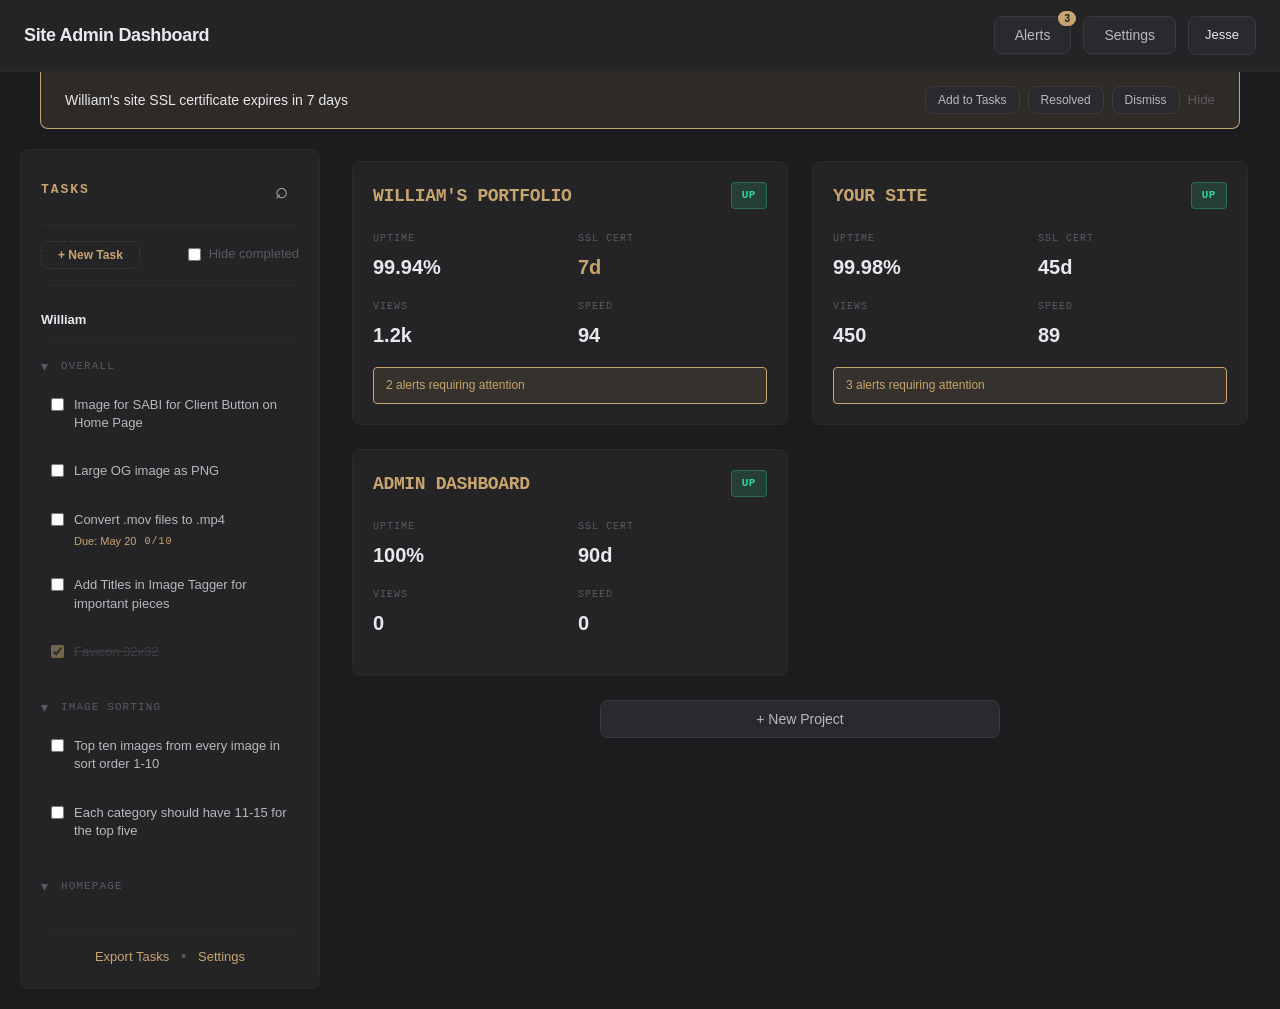
<file: index.html>
<!DOCTYPE html>
<html lang="en">
<head>
  <meta charset="UTF-8">
  <meta name="viewport" content="width=device-width, initial-scale=1.0">
  <title>Site Admin Dashboard</title>
  <link rel="stylesheet" href="style.css">
</head>
<body>
  
  <!-- Header -->
  <header class="dashboard-header">
    <div class="header-left">
      <h1 class="dashboard-title">Site Admin Dashboard</h1>
    </div>
    <div class="header-right">
      <button class="header-btn btn" id="alertLogBtn">
        <span class="alert-badge" id="alertCount">0</span>
        Alerts
      </button>
      <button class="header-btn btn" id="settingsBtn">Settings</button>
      <div class="user-badge">Jesse</div>
    </div>
  </header>

  <!-- Alert Banner (below header) -->
  <div class="alert-banner" id="alertBanner">
    <div class="alert-content">
      <span class="alert-text" id="alertText"></span>
      <div class="alert-actions">
        <button class="alert-btn btn" id="alertAddTask">Add to Tasks</button>
        <button class="alert-btn btn" id="alertResolve">Resolved</button>
        <button class="alert-btn btn" id="alertDismissBanner">Dismiss</button>
        <button class="alert-btn-hide btn-secondary" id="alertHide">Hide</button>
      </div>
    </div>
  </div>

  <div class="dashboard-container">
    
    <!-- Task Sidebar -->
    <aside class="task-sidebar card">
      <div class="task-sidebar-header">
        <h2 class="sidebar-title section-title">TASKS</h2>
        <button class="icon-btn" id="taskFilterBtn" aria-label="Filter tasks">⌕</button>
      </div>

      <div class="task-controls">
        <button class="btn btn-add" id="addTaskBtnTop">+ New Task</button>
        <label class="task-toggle">
          <input type="checkbox" id="hideCompletedToggle">
          <span>Hide completed</span>
        </label>
      </div>

      <div class="task-filters" id="taskFilters" style="display: none;">
        <input type="text" class="task-search" placeholder="Search tasks..." id="taskSearch" aria-label="Search tasks">
        <div class="filter-group">
          <label class="filter-label">
            <input type="checkbox" checked id="filterAllSites"> All Sites
          </label>
          <label class="filter-label">
            <input type="checkbox" id="filterWilliam"> William
          </label>
          <label class="filter-label">
            <input type="checkbox" id="filterOverdue"> Overdue
          </label>
          <label class="filter-label">
            <input type="checkbox" id="filterYourSite"> Your Site
          </label>
        </div>
      </div>

      <div class="task-list" id="taskList">
        <!-- Tasks populated by JS -->
      </div>

      <div class="task-sidebar-footer">
        <div class="sidebar-actions">
          <button class="btn-link" id="exportTasksBtn" title="Export to text">Export Tasks</button>
          <span class="action-divider">•</span>
          <button class="btn-link" id="taskSettingsBtn" title="Manage categories and people">Settings</button>
        </div>
      </div>
    </aside>

    <!-- Main Content -->
    <main class="dashboard-main">
      
      <!-- Sites Grid -->
      <div class="sites-grid" id="sitesGrid">
        <!-- Site cards populated by JS -->
      </div>

      <button class="btn btn-add-site" id="addSiteBtn">+ New Project</button>

    </main>

  </div>

  <!-- Alert Modal -->
  <div class="modal" id="alertLogModal">
    <div class="modal-content">
      <div class="modal-header">
        <h2>Alerts</h2>
        <div style="display: flex; gap: 12px; align-items: center;">
          <button class="btn-link" id="viewAlertLog">View Log</button>
          <button class="modal-close" id="closeAlertLog" aria-label="Close">×</button>
        </div>
      </div>
      <div class="modal-body">
        <div class="alert-log-list" id="alertLogList">
          <!-- Alert items -->
        </div>
      </div>
    </div>
  </div>

  <!-- Task Detail Modal -->
  <div class="modal" id="taskModal">
    <div class="modal-content">
      <div class="modal-header">
        <h2 id="taskModalTitle">Task Details</h2>
        <button class="modal-close" id="closeTaskModal" aria-label="Close">×</button>
      </div>
      <div class="modal-body">
        <form id="taskForm">
          <div class="form-group">
            <label>Task Name</label>
            <input type="text" id="taskName" required>
          </div>
          
          <div class="form-row">
            <div class="form-group">
              <label>Category</label>
              <select id="taskCategory">
                <option value="">None</option>
                <option value="OVERALL">Overall</option>
                <option value="Image Sorting">Image Sorting</option>
                <option value="Homepage">Homepage</option>
                <option value="Jesse's Stuff">Jesse's Stuff</option>
                <option value="Accessibility">Accessibility</option>
                <option value="__new__">+ Add New Category</option>
              </select>
            </div>
            <div class="form-group">
              <label>Site</label>
              <select id="taskSite">
                <option value="">All Sites</option>
                <option value="william">William's Portfolio</option>
                <option value="yoursite">Your Site</option>
                <option value="admin">Admin Dashboard</option>
              </select>
            </div>
          </div>

          <div class="form-row">
            <div class="form-group">
              <label>Due Date</label>
              <input type="date" id="taskDueDate">
            </div>
            <div class="form-group">
              <label>Priority</label>
              <select id="taskPriority">
                <option value="">None</option>
                <option value="urgent">Urgent</option>
                <option value="high">High</option>
                <option value="low">Low</option>
                <option value="nice-to-have">Nice to Have</option>
              </select>
            </div>
          </div>

          <div class="form-row">
            <div class="form-group">
              <label>Reminder</label>
              <select id="taskReminder">
                <option value="">None</option>
                <option value="7">7 days</option>
                <option value="10">10 days</option>
                <option value="30">30 days</option>
                <option value="60">60 days (recurring)</option>
                <option value="90">90 days (recurring)</option>
              </select>
            </div>
            <div class="form-group">
              <label>Assigned To</label>
              <select id="taskAssignee">
                <option value="jesse">Jesse</option>
                <option value="william">William</option>
              </select>
            </div>
          </div>

          <div class="form-group">
            <label>Dependencies</label>
            <input type="text" id="taskDependencies" placeholder="Blocked by...">
          </div>

          <div class="form-group">
            <label>Notes</label>
            <textarea id="taskNotes" rows="4"></textarea>
          </div>

          <div class="form-group">
            <label>Subtasks</label>
            <div id="subtasksList">
              <!-- Subtasks -->
            </div>
            <button type="button" class="btn-link" id="addSubtaskBtn">+ Add Subtask</button>
          </div>

          <div class="modal-footer">
            <button type="button" class="btn btn-secondary" id="deleteTaskBtn">Delete</button>
            <button type="submit" class="btn btn-primary">Save Task</button>
          </div>
        </form>
      </div>
    </div>
  </div>

  <script src="data.js"></script>
  <script src="tasks.js"></script>
  <script src="alerts.js"></script>
  <script src="dashboard.js"></script>
</body>
</html>
</file>
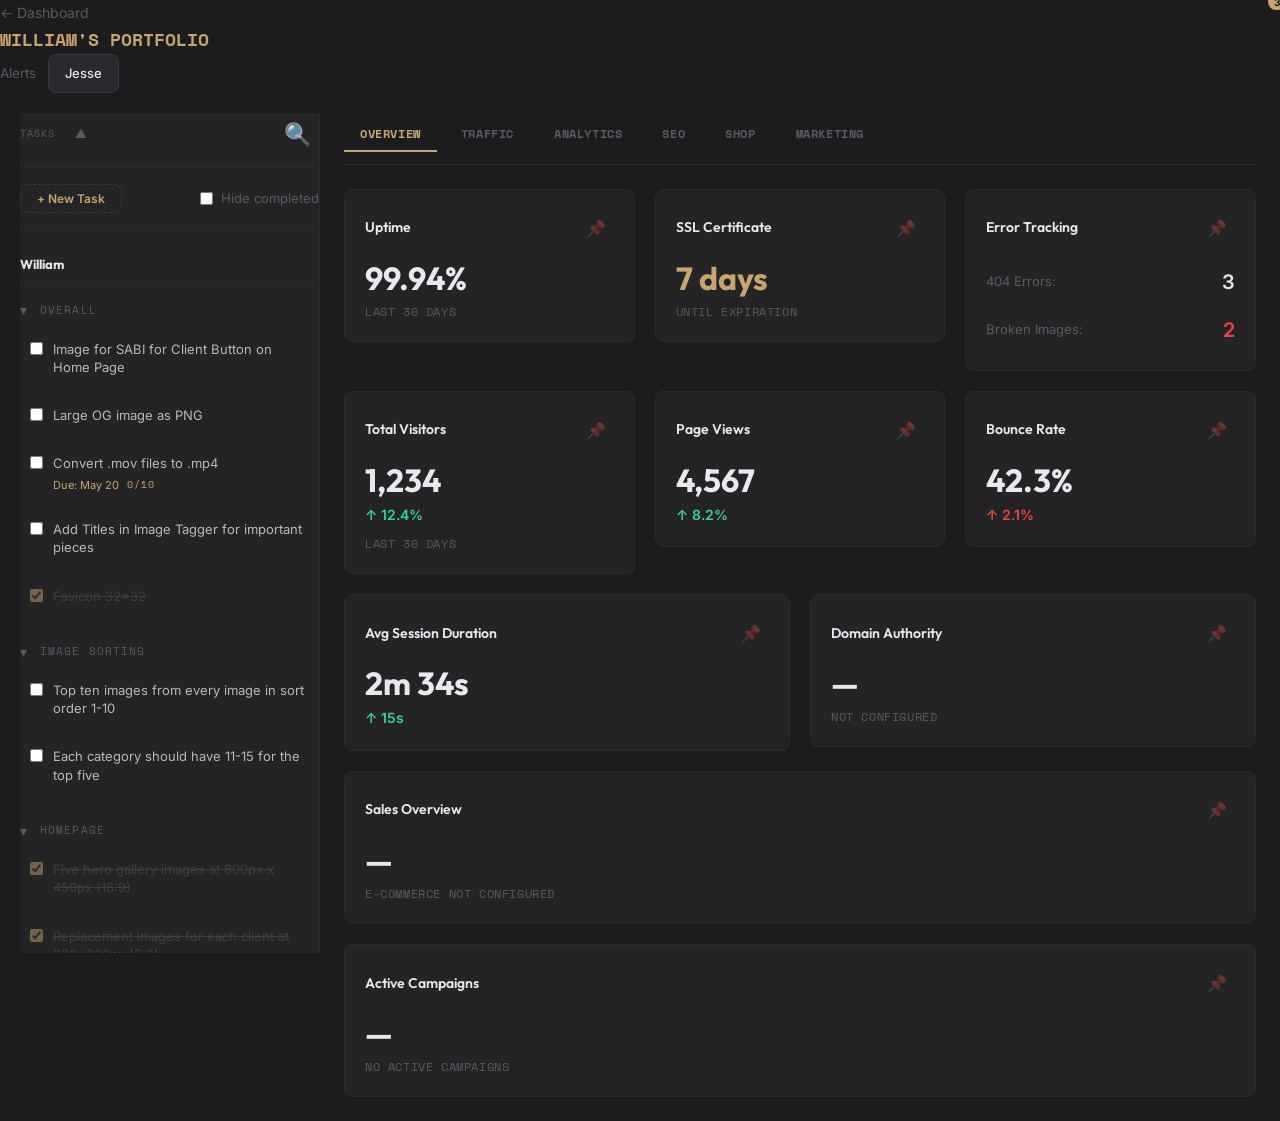
<file: site.html>
<!DOCTYPE html>
<html lang="en">
<head>
  <meta charset="UTF-8">
  <meta name="viewport" content="width=device-width, initial-scale=1.0">
  <title>Site Dashboard - Admin</title>
  <link rel="preconnect" href="https://fonts.googleapis.com">
  <link rel="preconnect" href="https://fonts.gstatic.com" crossorigin>
  <link href="https://fonts.googleapis.com/css2?family=Inter:wght@400;500;600;700&family=Outfit:wght@600;700&family=Space+Mono:wght@400;700&display=swap" rel="stylesheet">
  <link rel="stylesheet" href="style.css">
  <link rel="stylesheet" href="site-style.css">
</head>
<body>

  <!-- Header -->
  <header class="header">
    <div class="header-left">
      <button class="btn-link" id="backToDashboard">← Dashboard</button>
      <h1 class="site-title" id="siteTitle">William's Portfolio</h1>
    </div>
    <div class="header-right">
      <button class="btn-secondary" id="alertLogBtn">
        Alerts
        <span class="alert-badge" id="alertCount">3</span>
      </button>
      <div class="user-badge">
        <span id="currentUser">Jesse</span>
        <div class="user-dropdown" id="userDropdown">
          <button class="dropdown-item" id="viewAsClient">View as William</button>
          <button class="dropdown-item">Settings</button>
          <button class="dropdown-item">Logout</button>
        </div>
      </div>
    </div>
  </header>

  <!-- Alert Banner -->
  <div class="alert-banner" id="alertBanner" style="display: none;">
    <div class="alert-content">
      <span class="alert-text" id="alertText"></span>
      <div class="alert-actions">
        <button class="alert-btn btn" id="alertAddTask">Add to Tasks</button>
        <button class="alert-btn btn" id="alertResolve">Resolved</button>
        <button class="alert-btn btn" id="alertDismissBanner">Dismiss</button>
        <button class="alert-btn-hide btn-secondary" id="alertHide">Hide</button>
      </div>
    </div>
  </div>

  <!-- Main Container -->
  <div class="site-container">
    
    <!-- Task Sidebar (Collapsible) -->
    <aside class="task-sidebar" id="taskSidebar">
      <div class="task-sidebar-header">
        <div class="sidebar-title-row">
          <span class="label">TASKS</span>
          <button class="icon-btn" id="collapseTasksBtn" aria-label="Collapse tasks">▲</button>
        </div>
        <button class="icon-btn" id="filterTasksBtn" aria-label="Filter tasks">🔍</button>
      </div>
      
      <div class="task-sidebar-content" id="taskSidebarContent">
        <div class="task-controls">
          <button class="btn btn-add" id="addTaskBtnTop">+ New Task</button>
          <label class="task-toggle">
            <input type="checkbox" id="hideCompletedToggle">
            <span>Hide completed</span>
          </label>
        </div>

        <div class="task-list" id="taskList">
          <!-- Tasks rendered here -->
        </div>
      </div>
    </aside>

    <!-- Main Content -->
    <main class="site-main">
      
      <!-- Tab Navigation -->
      <nav class="site-tabs">
        <button class="tab-btn active" data-tab="overview">Overview</button>
        <button class="tab-btn" data-tab="traffic">Traffic</button>
        <button class="tab-btn" data-tab="analytics">Analytics</button>
        <button class="tab-btn" data-tab="seo">SEO</button>
        <button class="tab-btn" data-tab="shop">Shop</button>
        <button class="tab-btn" data-tab="marketing">Marketing</button>
      </nav>

      <!-- Tab Content -->
      <div class="tab-content active" id="overview">
        
        <!-- Card Grid -->
        <div class="card-grid" id="cardGrid">
          
          <!-- Site Health Cards -->
          <div class="metric-card card small" data-card-id="uptime">
            <div class="card-header">
              <h3 class="card-title">Uptime</h3>
              <button class="icon-btn card-pin-btn" data-pinned="false">📌</button>
            </div>
            <div class="card-content">
              <div class="metric-value">99.94%</div>
              <div class="metric-label">Last 30 days</div>
            </div>
          </div>

          <div class="metric-card card small" data-card-id="ssl">
            <div class="card-header">
              <h3 class="card-title">SSL Certificate</h3>
              <button class="icon-btn card-pin-btn" data-pinned="false">📌</button>
            </div>
            <div class="card-content">
              <div class="metric-value warning">7 days</div>
              <div class="metric-label">Until expiration</div>
            </div>
          </div>

          <div class="metric-card card small" data-card-id="errors">
            <div class="card-header">
              <h3 class="card-title">Error Tracking</h3>
              <button class="icon-btn card-pin-btn" data-pinned="false">📌</button>
            </div>
            <div class="card-content">
              <div class="metric-stat">
                <span class="stat-label">404 Errors:</span>
                <span class="stat-value">3</span>
              </div>
              <div class="metric-stat">
                <span class="stat-label">Broken Images:</span>
                <span class="stat-value error">2</span>
              </div>
            </div>
          </div>

          <!-- Traffic & Visitors -->
          <div class="metric-card card small" data-card-id="visitors">
            <div class="card-header">
              <h3 class="card-title">Total Visitors</h3>
              <button class="icon-btn card-pin-btn" data-pinned="false">📌</button>
            </div>
            <div class="card-content">
              <div class="metric-value">1,234</div>
              <div class="metric-change positive">↑ 12.4%</div>
              <div class="metric-label">Last 30 days</div>
            </div>
          </div>

          <div class="metric-card card small" data-card-id="pageviews">
            <div class="card-header">
              <h3 class="card-title">Page Views</h3>
              <button class="icon-btn card-pin-btn" data-pinned="false">📌</button>
            </div>
            <div class="card-content">
              <div class="metric-value">4,567</div>
              <div class="metric-change positive">↑ 8.2%</div>
            </div>
          </div>

          <div class="metric-card card small" data-card-id="bounce">
            <div class="card-header">
              <h3 class="card-title">Bounce Rate</h3>
              <button class="icon-btn card-pin-btn" data-pinned="false">📌</button>
            </div>
            <div class="card-content">
              <div class="metric-value">42.3%</div>
              <div class="metric-change negative">↑ 2.1%</div>
            </div>
          </div>

          <!-- Analytics -->
          <div class="metric-card card small" data-card-id="session-duration">
            <div class="card-header">
              <h3 class="card-title">Avg Session Duration</h3>
              <button class="icon-btn card-pin-btn" data-pinned="false">📌</button>
            </div>
            <div class="card-content">
              <div class="metric-value">2m 34s</div>
              <div class="metric-change positive">↑ 15s</div>
            </div>
          </div>

          <!-- SEO -->
          <div class="metric-card card small" data-card-id="domain-authority">
            <div class="card-header">
              <h3 class="card-title">Domain Authority</h3>
              <button class="icon-btn card-pin-btn" data-pinned="false">📌</button>
            </div>
            <div class="card-content">
              <div class="metric-value">—</div>
              <div class="metric-label">Not configured</div>
            </div>
          </div>

          <!-- E-Commerce (Wide Bar) -->
          <div class="metric-card card small wide" data-card-id="sales">
            <div class="card-header">
              <h3 class="card-title">Sales Overview</h3>
              <button class="icon-btn card-pin-btn" data-pinned="false">📌</button>
            </div>
            <div class="card-content">
              <div class="metric-value">—</div>
              <div class="metric-label">E-commerce not configured</div>
            </div>
          </div>

          <!-- Marketing (Wide Bar) -->
          <div class="metric-card card small wide" data-card-id="campaigns">
            <div class="card-header">
              <h3 class="card-title">Active Campaigns</h3>
              <button class="icon-btn card-pin-btn" data-pinned="false">📌</button>
            </div>
            <div class="card-content">
              <div class="metric-value">—</div>
              <div class="metric-label">No active campaigns</div>
            </div>
          </div>

        </div>
      </div>

      <!-- Traffic Tab -->
      <div class="tab-content" id="traffic">
        <div class="card-grid">
          <p style="color: var(--muted); padding: 40px;">Traffic-specific cards will appear here</p>
        </div>
      </div>

      <!-- Other tabs... -->

    </main>
  </div>

  <script src="data.js"></script>
  <script src="alerts.js"></script>
  <script src="tasks.js"></script>
  <script src="site.js"></script>

</body>
</html>
</file>
<file: style.css>
/* ══════════════════════════════════════════════════════════════
   WILLIAM'S THEME VARIABLES
   ══════════════════════════════════════════════════════════════ */
:root {
  --bg: #1c1c1e;
  --bg-2: #242426;
  --bg-3: #2a2a2e;
  --text: #b8b8bd;
  --bright: #e8e8ed;
  --muted: #5a5a60;
  --accent: #c8a46e;
  --accent-dim: #9a7a4e;
  --border: #2a2a2e;
  --border-mid: #3a3a3e;
  --alert: #c8a46e;
  --alert-bg: rgba(200, 164, 110, 0.1);
  
  --font-head: 'Outfit', -apple-system, BlinkMacSystemFont, sans-serif;
  --font-body: 'Inter', -apple-system, BlinkMacSystemFont, sans-serif;
  --font-mono: 'Space Mono', 'Courier New', monospace;
  
  --radius: 8px;
  --sidebar-width: 300px;
}

/* ══════════════════════════════════════════════════════════════
   RESET & BASE
   ══════════════════════════════════════════════════════════════ */
* {
  margin: 0;
  padding: 0;
  box-sizing: border-box;
}

body {
  font-family: var(--font-body);
  font-size: 14px;
  color: var(--text);
  background: var(--bg);
  line-height: 1.6;
  overflow-x: hidden;
}

/* ══════════════════════════════════════════════════════════════
   UNIVERSAL COMPONENTS
   ══════════════════════════════════════════════════════════════ */

/* ── Buttons ── */
/* Base button element reset */
button {
  font-family: var(--font-body);
  cursor: pointer;
  transition: all 0.2s;
  border: none;
  background: transparent;
}

/* .btn = styled button with background/border */
.btn {
  background: var(--bg-3);
  border: 1px solid var(--border-mid);
  color: var(--text);
  padding: 10px 20px;
  border-radius: var(--radius);
  font-size: 14px;
  font-weight: 500;
}

.btn:hover {
  border-color: var(--accent);
  color: var(--accent);
}

.btn-primary {
  background: var(--accent);
  border-color: var(--accent);
  color: var(--bg);
}

.btn-primary:hover {
  background: var(--accent-dim);
  border-color: var(--accent-dim);
}

.btn-secondary {
  border-color: var(--border-mid);
  color: var(--muted);
}

.btn-secondary:hover {
  border-color: var(--text);
  color: var(--text);
}

.btn-add {
  width: 100%;
  background: transparent;
  border: 1px dashed var(--border-mid);
  color: var(--accent);
}

.btn-add:hover {
  border-color: var(--accent);
  background: var(--alert-bg);
}

.btn-link {
  border: none;
  color: var(--accent);
  font-size: 13px;
  padding: 4px 0;
  text-align: left;
}

.btn-link:hover {
  text-decoration: underline;
}

.icon-btn {
  border: none;
  color: var(--text);
  font-size: 22px;
  font-weight: 300;
  padding: 8px;
  display: inline-flex;
  align-items: center;
  justify-content: center;
  min-width: 36px;
  min-height: 36px;
}

.icon-btn:hover {
  color: var(--accent);
}

/* ── Cards ── */
.card {
  background: var(--bg-2);
  border: 1px solid var(--border);
  border-radius: var(--radius);
  padding: 20px;
}

/* ── Typography ── */
.section-title {
  font-family: var(--font-mono);
  font-size: 11px;
  font-weight: 700;
  color: var(--accent);
  letter-spacing: 0.15em;
  text-transform: uppercase;
}

.label {
  font-family: var(--font-mono);
  font-size: 10px;
  color: var(--muted);
  letter-spacing: 0.1em;
  text-transform: uppercase;
}

/* ── Badges ── */
.badge {
  display: inline-flex;
  align-items: center;
  justify-content: center;
  padding: 4px 10px;
  border-radius: 4px;
  font-size: 11px;
  font-weight: 600;
  font-family: var(--font-mono);
  letter-spacing: 0.05em;
  text-transform: uppercase;
}

.badge-success {
  background: rgba(52, 211, 153, 0.15);
  color: #34d399;
  border: 1px solid rgba(52, 211, 153, 0.3);
}

.badge-warning {
  background: var(--alert-bg);
  color: var(--alert);
  border: 1px solid var(--accent);
}

.badge-error {
  background: rgba(248, 113, 113, 0.15);
  color: #f87171;
  border: 1px solid rgba(248, 113, 113, 0.3);
}

.badge-info {
  background: rgba(96, 165, 250, 0.15);
  color: #60a5fa;
  border: 1px solid rgba(96, 165, 250, 0.3);
}

/* ── Forms ── */
input[type="text"],
input[type="date"],
input[type="email"],
input[type="password"],
select,
textarea {
  width: 100%;
  background: var(--bg-3);
  border: 1px solid var(--border-mid);
  color: var(--text);
  padding: 10px 12px;
  border-radius: 4px;
  font-size: 14px;
  font-family: var(--font-body);
}

input:focus,
select:focus,
textarea:focus {
  outline: none;
  border-color: var(--accent);
}

input[type="checkbox"] {
  accent-color: var(--accent);
  cursor: pointer;
}

/* ══════════════════════════════════════════════════════════════
   ALERT BANNER (Below Header)
   ══════════════════════════════════════════════════════════════ */
.alert-banner {
  padding: 0;
  display: none;
}

.alert-banner.active {
  display: block;
}

.alert-content {
  max-width: 1200px;
  margin: 0 auto;
  padding: 14px 24px;
  background: var(--alert-bg);
  border: 1px solid var(--accent);
  border-top: none;
  border-bottom-left-radius: var(--radius);
  border-bottom-right-radius: var(--radius);
  display: flex;
  align-items: center;
  gap: 16px;
  justify-content: space-between;
}

.alert-text {
  flex: 1;
  color: var(--bright);
  font-size: 14px;
  font-weight: 500;
}

.alert-actions {
  display: flex;
  gap: 8px;
}

.alert-btn {
  padding: 6px 12px;
  font-size: 12px;
}

/* ══════════════════════════════════════════════════════════════
   HEADER
   ══════════════════════════════════════════════════════════════ */
.dashboard-header {
  background: var(--bg-2);
  border-bottom: 1px solid var(--border);
  padding: 16px 24px;
  display: flex;
  justify-content: space-between;
  align-items: center;
  position: sticky;
  top: 0;
  z-index: 100;
}

.dashboard-title {
  font-family: var(--font-head);
  font-size: 18px;
  font-weight: 700;
  color: var(--bright);
  letter-spacing: -0.02em;
}

.header-right {
  display: flex;
  align-items: center;
  gap: 12px;
}

.header-btn {
  position: relative;
}

.alert-badge {
  position: absolute;
  top: -6px;
  right: -6px;
  background: var(--accent);
  color: var(--bg);
  border-radius: 10px;
  padding: 2px 6px;
  font-size: 10px;
  font-weight: 700;
  min-width: 18px;
  text-align: center;
}

.user-badge {
  background: var(--bg-3);
  border: 1px solid var(--border-mid);
  padding: 8px 16px;
  border-radius: var(--radius);
  color: var(--bright);
  font-size: 13px;
  font-weight: 500;
}

/* ══════════════════════════════════════════════════════════════
   DASHBOARD LAYOUT
   ══════════════════════════════════════════════════════════════ */
.dashboard-container {
  display: flex;
  max-width: 1600px;
  margin: 0 auto;
  min-height: calc(100vh - 60px);
}

.dashboard-main {
  flex: 1;
  padding: 32px;
  overflow-y: auto;
}

/* ══════════════════════════════════════════════════════════════
   TASK SIDEBAR
   ══════════════════════════════════════════════════════════════ */
.task-sidebar {
  width: var(--sidebar-width);
  min-width: var(--sidebar-width);
  max-height: calc(100vh - 60px);
  overflow-y: auto;
  display: flex;
  flex-direction: column;
  position: sticky;
  top: 60px;
  margin: 20px 0 20px 20px;
}

.task-sidebar-header {
  display: flex;
  justify-content: space-between;
  align-items: center;
  margin-bottom: 16px;
  padding-bottom: 12px;
  border-bottom: 1px solid var(--border);
}

.sidebar-title {
  font-size: 13px;
}

.task-controls {
  display: flex;
  justify-content: space-between;
  align-items: center;
  padding-bottom: 16px;
  border-bottom: 1px solid var(--border);
  margin-bottom: 16px;
}

.task-controls .btn-add {
  width: auto;
  padding: 6px 16px;
  font-size: 12px;
  font-weight: 600;
}

.task-toggle {
  display: flex;
  align-items: center;
  gap: 8px;
  font-size: 13px;
  color: var(--muted);
  cursor: pointer;
  user-select: none;
}

.task-filters {
  margin-bottom: 16px;
  padding-bottom: 16px;
  border-bottom: 1px solid var(--border);
}

.task-search {
  margin-bottom: 12px;
}

.filter-group {
  display: grid;
  grid-template-columns: 1fr 1fr;
  gap: 12px 16px;
}

.filter-label {
  display: flex;
  align-items: center;
  gap: 8px;
  font-size: 13px;
  color: var(--text);
  cursor: pointer;
}

.task-list {
  flex: 1;
  overflow-y: auto;
  margin-bottom: 16px;
}

.task-section-header {
  font-family: var(--font-head);
  font-size: 13px;
  font-weight: 700;
  color: var(--bright);
  margin: 20px 0 12px 0;
  padding: 8px 0;
  border-bottom: 1px solid var(--border);
}

.task-section-header:first-child {
  margin-top: 0;
}

.task-section-divider {
  border-top: 1px solid var(--accent);
  border-bottom: 1px solid var(--accent);
  margin: 24px 0 20px 0;
  height: 8px;
}

.task-category {
  margin: 16px 0 8px 0;
  font-size: 11px;
}

.task-category:first-child {
  margin-top: 0;
}

.category-header {
  cursor: pointer;
  user-select: none;
  display: flex;
  align-items: center;
  gap: 6px;
  transition: color 0.2s;
  position: relative;
}

.category-header:hover {
  color: var(--accent);
}

.category-chevron {
  font-size: 14px;
  display: inline-block;
  width: 14px;
}

.category-count {
  position: absolute;
  right: 0;
  background: transparent;
  color: var(--accent);
  border: 1px solid rgba(203, 174, 79, 0.3);
  border-radius: 10px;
  padding: 2px 6px;
  font-size: 10px;
  font-weight: 700;
  min-width: 18px;
  text-align: center;
}

.task-category-content {
  overflow: hidden;
  transition: max-height 0.3s ease;
}

.task-category-content.collapsed {
  max-height: 0;
  margin: 0;
}

.task-item {
  padding: 10px;
  margin-bottom: 6px;
  border-radius: 4px;
  cursor: pointer;
  transition: background 0.2s;
  display: flex;
  align-items: flex-start;
  gap: 10px;
}

.task-item:hover {
  background: var(--bg-3);
}

.task-item.completed {
  opacity: 0.5;
}

.task-checkbox {
  margin-top: 2px;
  accent-color: var(--accent);
  cursor: pointer;
}

.task-content {
  flex: 1;
  min-width: 0;
}

.task-title {
  font-size: 13px;
  color: var(--text);
  line-height: 1.4;
  margin-bottom: 4px;
}

.task-item.completed .task-title {
  text-decoration: line-through;
  color: var(--muted);
}

.task-meta {
  display: flex;
  align-items: center;
  gap: 8px;
  flex-wrap: wrap;
  font-size: 11px;
  color: var(--muted);
}

.task-due {
  display: flex;
  align-items: center;
  gap: 4px;
}

.task-due.overdue {
  color: var(--alert);
}

.task-priority {
  font-size: 10px;
  padding: 2px 6px;
  border-radius: 3px;
  font-weight: 600;
  font-family: var(--font-mono);
  letter-spacing: 0.05em;
}

.task-priority.urgent {
  background: rgba(248, 113, 113, 0.2);
  color: #f87171;
}

.task-priority.high {
  background: rgba(251, 146, 60, 0.2);
  color: #fb923c;
}

.task-priority.low {
  background: rgba(96, 165, 250, 0.2);
  color: #60a5fa;
}

.task-priority.nice-to-have {
  background: rgba(163, 163, 163, 0.2);
  color: #a3a3a3;
}

.task-sidebar-footer {
  padding-top: 12px;
  border-top: 1px solid var(--border);
}

.sidebar-actions {
  display: flex;
  justify-content: center;
  align-items: center;
  gap: 12px;
}

.action-divider {
  color: var(--muted);
  user-select: none;
}

/* ══════════════════════════════════════════════════════════════
   SITES GRID
   ══════════════════════════════════════════════════════════════ */
.sites-grid {
  display: grid;
  grid-template-columns: repeat(auto-fill, minmax(400px, 1fr));
  gap: 24px;
  margin-bottom: 24px;
}

.site-card {
  /* Extends .card universal */
  cursor: pointer;
  transition: all 0.2s;
}

.site-card:hover {
  border-color: var(--accent);
  transform: translateY(-2px);
  box-shadow: 0 8px 24px rgba(0, 0, 0, 0.3);
}

.site-card-header {
  display: flex;
  justify-content: space-between;
  align-items: flex-start;
  margin-bottom: 20px;
}

.site-name {
  font-family: var(--font-mono);
  font-size: 18px;
  font-weight: 700;
  color: var(--accent);
  letter-spacing: -0.02em;
  text-transform: uppercase;
}

.site-status {
  font-size: 20px;
}

.site-stats {
  display: grid;
  grid-template-columns: repeat(2, 1fr);
  gap: 16px;
  margin-bottom: 16px;
}

.site-stat {
  display: flex;
  flex-direction: column;
  gap: 4px;
}

.stat-label {
  /* Uses .label universal */
}

.stat-value {
  font-size: 20px;
  font-weight: 600;
  color: var(--bright);
}

.stat-value.warning {
  color: var(--alert);
}

.site-alerts {
  background: var(--alert-bg);
  border: 1px solid var(--accent);
  border-radius: 4px;
  padding: 8px 12px;
  display: flex;
  align-items: center;
  gap: 8px;
  font-size: 12px;
  color: var(--accent);
  margin-top: 12px;
}

/* ══════════════════════════════════════════════════════════════
   BUTTON MODIFIERS (Specific Use Cases)
   ══════════════════════════════════════════════════════════════ */
.btn-add-site {
  width: 100%;
  max-width: 400px;
  margin: 0 auto;
  display: block;
}

/* ══════════════════════════════════════════════════════════════
   MODAL
   ══════════════════════════════════════════════════════════════ */
.modal {
  display: none;
  position: fixed;
  top: 0;
  left: 0;
  width: 100%;
  height: 100%;
  background: rgba(0, 0, 0, 0.8);
  z-index: 1000;
  align-items: center;
  justify-content: center;
}

.modal.active {
  display: flex;
}

.modal-content {
  background: var(--bg-2);
  border: 1px solid var(--border-mid);
  border-radius: var(--radius);
  width: 90%;
  max-width: 600px;
  max-height: 90vh;
  overflow-y: auto;
}

.modal-header {
  padding: 20px 24px;
  border-bottom: 1px solid var(--border);
  display: flex;
  justify-content: space-between;
  align-items: center;
}

.modal-header h2 {
  font-family: var(--font-head);
  font-size: 18px;
  font-weight: 700;
  color: var(--bright);
}

.modal-close {
  background: transparent;
  border: none;
  color: var(--text);
  font-size: 24px;
  cursor: pointer;
  padding: 0;
  width: 32px;
  height: 32px;
  display: flex;
  align-items: center;
  justify-content: center;
  border-radius: 4px;
  transition: all 0.2s;
}

.modal-close:hover {
  background: var(--bg-3);
  color: var(--accent);
}

.modal-body {
  padding: 24px;
}

.modal-footer {
  display: flex;
  justify-content: space-between;
  gap: 12px;
  margin-top: 24px;
}

/* ══════════════════════════════════════════════════════════════
   FORMS (Specific Layouts)
   ══════════════════════════════════════════════════════════════ */
.form-group {
  margin-bottom: 20px;
}

.form-group label {
  display: block;
  font-size: 12px;
  font-weight: 600;
  color: var(--bright);
  margin-bottom: 8px;
  text-transform: uppercase;
  letter-spacing: 0.05em;
}

.form-row {
  display: grid;
  grid-template-columns: 1fr 1fr;
  gap: 16px;
}

/* ══════════════════════════════════════════════════════════════
   ALERT LOG
   ══════════════════════════════════════════════════════════════ */
.alert-log-list {
  display: flex;
  flex-direction: column;
  gap: 12px;
}

.alert-log-item {
  background: var(--bg-3);
  border: 1px solid var(--border);
  border-radius: 4px;
  padding: 12px;
  display: flex;
  align-items: flex-start;
  gap: 12px;
}

.alert-log-item.resolved {
  opacity: 0.5;
  border-color: var(--border);
}

.alert-log-icon {
  font-size: 16px;
  margin-top: 2px;
}

.alert-log-content {
  flex: 1;
}

.alert-log-header {
  display: flex;
  justify-content: space-between;
  align-items: flex-start;
  gap: 12px;
  margin-bottom: 4px;
}

.alert-log-text {
  color: var(--text);
  font-size: 14px;
  flex: 1;
}

.alert-critical-badge {
  flex-shrink: 0;
}

.alert-log-meta {
  font-size: 11px;
  color: var(--muted);
  font-family: var(--font-mono);
}

.alert-log-status {
  color: var(--accent);
  font-size: 11px;
  font-family: var(--font-mono);
  text-transform: uppercase;
}

.alert-section-divider {
  font-family: var(--font-mono);
  font-size: 11px;
  font-weight: 700;
  color: var(--muted);
  letter-spacing: 0.15em;
  text-transform: uppercase;
  margin: 24px 0 12px 0;
  padding: 8px 0;
  border-top: 1px solid var(--border);
}

/* ══════════════════════════════════════════════════════════════
   RESPONSIVE
   ══════════════════════════════════════════════════════════════ */
@media (max-width: 1200px) {
  .sites-grid {
    grid-template-columns: 1fr;
  }
}

@media (max-width: 900px) {
  .dashboard-container {
    flex-direction: column;
  }
  
  .task-sidebar {
    width: calc(100% - 40px);
    max-width: 100%;
    max-height: 500px;
    position: relative;
    margin: 20px 20px 0 20px;
    order: 2;
  }
  
  .dashboard-main {
    padding: 20px;
    order: 1;
  }
  
  /* Alert banner margins */
  .alert-banner {
    padding: 0 20px;
  }
  
  /* Alert buttons on second row */
  .alert-content {
    flex-direction: column;
    align-items: stretch;
  }
  
  .alert-actions {
    width: 100%;
    justify-content: center;
  }
  
  /* Task controls stacked */
  .task-controls {
    flex-direction: column;
    align-items: stretch;
    gap: 12px;
  }
  
  .task-controls .btn-add {
    width: 100%;
  }
  
  .task-toggle {
    justify-content: center;
  }
  
  /* Larger filter icon */
  .task-sidebar-header .icon-btn {
    font-size: 24px;
    color: var(--accent);
  }
}

@media (max-width: 600px) {
  .dashboard-header {
    padding: 12px 16px;
  }
  
  .dashboard-title {
    font-size: 16px;
  }
  
  .header-right {
    gap: 8px;
  }
  
  .form-row {
    grid-template-columns: 1fr;
  }
}

/* ══════════════════════════════════════════════════════════════
   FOCUS STYLES (ACCESSIBILITY)
   ══════════════════════════════════════════════════════════════ */
*:focus {
  outline: none;
}

a:focus,
button:focus,
input:focus,
select:focus,
textarea:focus,
[tabindex]:focus {
  outline: 2px solid var(--accent);
  outline-offset: 2px;
}
</file>
<file: site-style.css>
/* ══════════════════════════════════════════════════════════════
   SINGLE SITE VIEW STYLES
   ══════════════════════════════════════════════════════════════ */

/* ── Site Container ── */
.site-container {
  display: flex;
  min-height: calc(100vh - 60px); /* Header height */
  background: var(--bg);
}

/* ── Task Sidebar (Collapsible) ── */
.task-sidebar {
  width: var(--sidebar-width);
  background: var(--bg-2);
  border-right: 1px solid var(--border);
  display: flex;
  flex-direction: column;
  transition: height 0.3s ease, min-height 0.3s ease;
}

.task-sidebar.collapsed {
  height: auto;
  min-height: 0;
}

.task-sidebar.collapsed .task-sidebar-content {
  display: none;
}

.sidebar-title-row {
  display: flex;
  align-items: center;
  gap: 8px;
}

#collapseTasksBtn {
  transition: transform 0.3s ease;
  font-size: 12px;
  color: var(--muted);
}

.task-sidebar.collapsed #collapseTasksBtn {
  transform: rotate(180deg);
}

/* ── Site Main Content ── */
.site-main {
  flex: 1;
  padding: 24px;
  overflow-y: auto;
}

/* ── Site Title ── */
.site-title {
  font-family: var(--font-mono);
  font-size: 18px;
  font-weight: 700;
  color: var(--accent);
  text-transform: uppercase;
  margin: 0;
}

/* ── Back Button ── */
#backToDashboard {
  color: var(--muted);
  font-size: 14px;
  margin-right: 16px;
}

#backToDashboard:hover {
  color: var(--accent);
}

/* ── User Dropdown ── */
.user-badge {
  position: relative;
  cursor: pointer;
}

.user-dropdown {
  display: none;
  position: absolute;
  top: 100%;
  right: 0;
  margin-top: 8px;
  background: var(--bg-2);
  border: 1px solid var(--border);
  border-radius: var(--radius);
  min-width: 180px;
  box-shadow: 0 4px 12px rgba(0, 0, 0, 0.3);
  z-index: 1000;
}

.user-badge:hover .user-dropdown {
  display: block;
}

.dropdown-item {
  display: block;
  width: 100%;
  padding: 12px 16px;
  text-align: left;
  background: none;
  border: none;
  color: var(--text);
  font-size: 14px;
  cursor: pointer;
  transition: background 0.2s;
}

.dropdown-item:hover {
  background: var(--bg-3);
  color: var(--accent);
}

/* ── Tab Navigation ── */
.site-tabs {
  display: flex;
  gap: 8px;
  margin-bottom: 24px;
  border-bottom: 1px solid var(--border);
  padding-bottom: 12px;
}

.tab-btn {
  background: none;
  border: none;
  color: var(--muted);
  font-family: var(--font-mono);
  font-size: 12px;
  font-weight: 600;
  letter-spacing: 0.05em;
  text-transform: uppercase;
  padding: 8px 16px;
  cursor: pointer;
  transition: color 0.2s, border-color 0.2s;
  border-bottom: 2px solid transparent;
}

.tab-btn:hover {
  color: var(--text);
}

.tab-btn.active {
  color: var(--accent);
  border-bottom-color: var(--accent);
}

/* ── Tab Content ── */
.tab-content {
  display: none;
}

.tab-content.active {
  display: block;
}

/* ── Card Grid ── */
.card-grid {
  display: flex;
  flex-wrap: wrap;
  gap: 20px;
  align-items: start;
}

/* ── Metric Cards ── */
.metric-card {
  background: var(--bg-2);
  border: 1px solid var(--border);
  border-radius: var(--radius);
  padding: 20px;
  transition: transform 0.2s, box-shadow 0.2s;
  cursor: pointer;
  position: relative;
}

.metric-card:hover {
  transform: translateY(-2px);
  box-shadow: 0 4px 12px rgba(0, 0, 0, 0.2);
}

/* Card Sizes */
.metric-card.small {
  flex: 1 1 calc(33.333% - 14px); /* 3 columns with sidebar */
  min-width: 200px;
}

.metric-card.medium {
  flex: 1 1 calc(50% - 10px); /* 2 columns */
  min-width: 300px;
}

.metric-card.large {
  flex: 1 1 100%; /* Full width */
  min-width: 400px;
}

.metric-card.wide {
  flex: 1 1 100%; /* Full width bars */
  min-width: 400px;
}

/* Without sidebar (collapsed), 4 columns */
.task-sidebar.collapsed ~ .site-main .metric-card.small {
  flex: 1 1 calc(25% - 15px);
}

/* Card Header */
.card-header {
  display: flex;
  justify-content: space-between;
  align-items: center;
  margin-bottom: 16px;
}

.card-title {
  font-family: var(--font-head);
  font-size: 14px;
  font-weight: 600;
  color: var(--bright);
  margin: 0;
}

.card-pin-btn {
  font-size: 16px;
  opacity: 0.3;
  transition: opacity 0.2s;
}

.card-pin-btn[data-pinned="true"] {
  opacity: 1;
}

.card-pin-btn:hover {
  opacity: 1;
}

/* Card Content */
.card-content {
  display: flex;
  flex-direction: column;
  gap: 8px;
}

.metric-value {
  font-family: var(--font-head);
  font-size: 32px;
  font-weight: 700;
  color: var(--bright);
  line-height: 1;
}

.metric-value.warning {
  color: var(--alert);
}

.metric-value.error {
  color: #ef4444;
}

.metric-label {
  font-size: 12px;
  color: var(--muted);
  font-family: var(--font-mono);
  text-transform: uppercase;
  letter-spacing: 0.05em;
}

.metric-change {
  font-size: 14px;
  font-weight: 600;
  display: inline-flex;
  align-items: center;
  gap: 4px;
}

.metric-change.positive {
  color: #34d399;
}

.metric-change.negative {
  color: #ef4444;
}

.metric-stat {
  display: flex;
  justify-content: space-between;
  align-items: center;
  font-size: 13px;
  padding: 4px 0;
}

.stat-label {
  color: var(--muted);
}

.stat-value {
  color: var(--bright);
  font-weight: 600;
}

.stat-value.error {
  color: #ef4444;
}

/* ── Responsive ── */
@media (max-width: 1200px) {
  .metric-card.small {
    flex: 1 1 calc(50% - 10px); /* 2 columns on medium screens */
  }
}

@media (max-width: 900px) {
  .site-container {
    flex-direction: column;
  }
  
  .task-sidebar {
    width: 100%;
    border-right: none;
    border-bottom: 1px solid var(--border);
  }
  
  .metric-card.small,
  .metric-card.medium,
  .metric-card.large,
  .metric-card.wide {
    flex: 1 1 100%; /* Single column on mobile */
  }
  
  .site-tabs {
    overflow-x: auto;
    -webkit-overflow-scrolling: touch;
  }
  
  .tab-btn {
    white-space: nowrap;
  }
}
</file>
